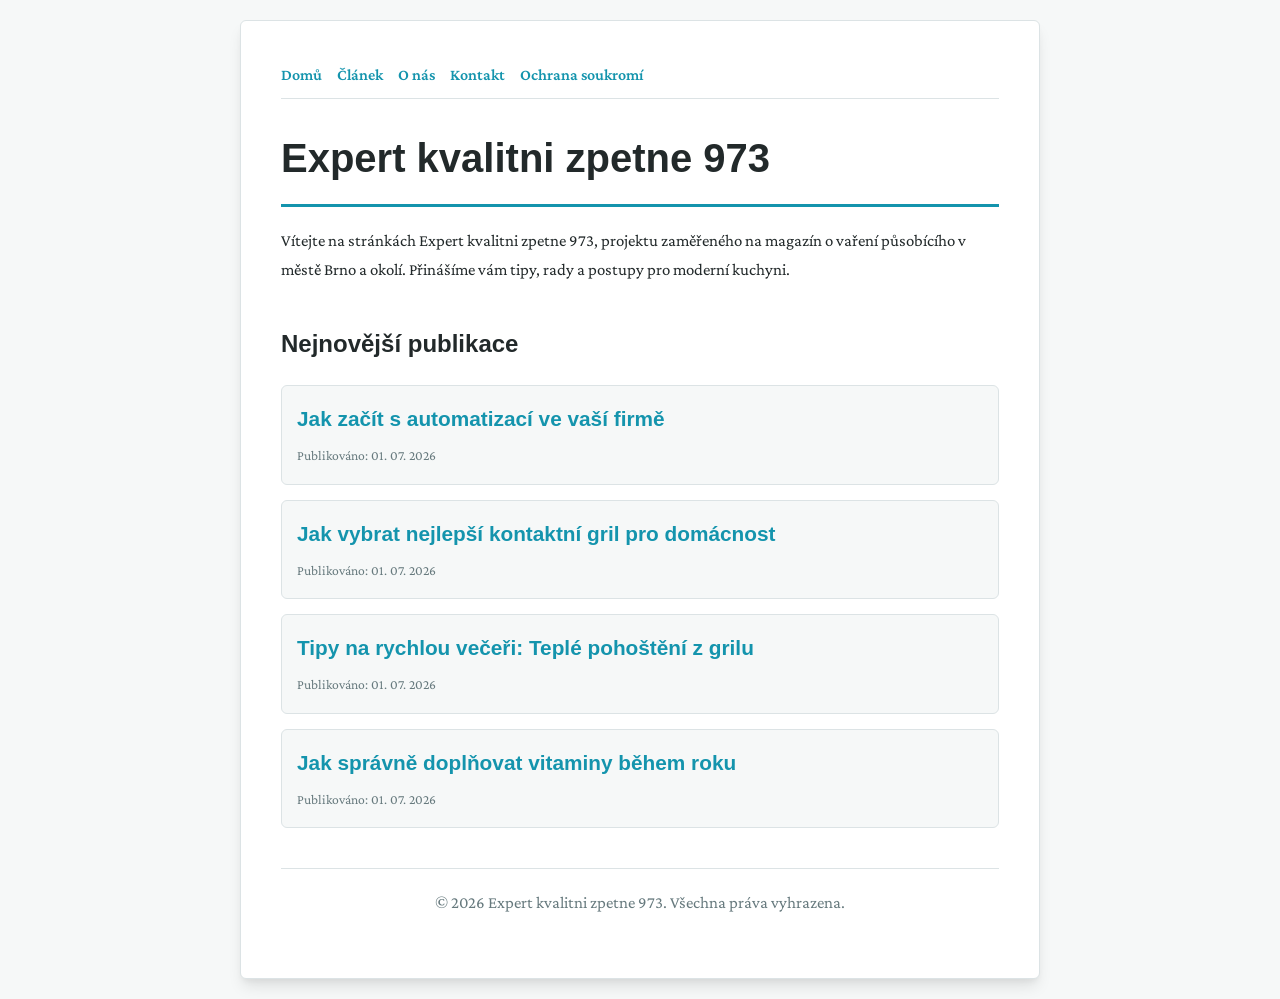
<file: index.html>
<!DOCTYPE html>
<html lang="cs">
<head>
    <meta charset="UTF-8">
    <meta name="viewport" content="width=device-width, initial-scale=1.0">
    <title>Expert kvalitni zpetne 973 | Magazín o vaření - Brno</title>
    <meta name="description" content="Vítejte na stránkách Expert kvalitni zpetne 973, projektu zaměřeného na magazín o vaření působícího v městě Brno a okolí. Přinášíme vám tipy, rady a postupy pro moderní kuchyni.">
    <meta name="geo.region" content="CZ" />
    <meta name="geo.placename" content="Brno" />
    <meta name="geo.position" content="49.1951;16.6068" />
    <meta name="ICBM" content="49.1951, 16.6068" />
    <link rel="stylesheet" href="style.css">
    <script type="application/ld+json">
{
  "@context": "https://schema.org",
  "@type": "LocalBusiness",
  "name": "Expert kvalitni zpetne 973",
  "url": "https://expert-kvalitni-zpetne-973.github.io",
  "telephone": "+420 541 555 456",
  "address": {
    "@type": "PostalAddress",
    "addressLocality": "Brno",
    "addressRegion": "Jihomoravský",
    "postalCode": "602 00",
    "addressCountry": "CZ"
  },
  "geo": {
    "@type": "GeoCoordinates",
    "latitude": 49.1951,
    "longitude": 16.6068
  }
}
</script>
</head>
<body>
    
        <div class="container" style="max-width: 800px;">
            <nav style="display: flex; gap: 15px; margin-bottom: 25px; border-bottom: 1px solid var(--border-color); padding-bottom: 10px; overflow-x: auto; flex-wrap: wrap;">
            <a href="index.html">Domů</a>
            <a href="jak-zacit-s-automatizaci-ve-vasi-firme.html">Článek</a>
            <a href="about.html">O nás</a>
            <a href="contact.html">Kontakt</a>
            <a href="privacy.html">Ochrana soukromí</a>
        </nav>
            <h1>Expert kvalitni zpetne 973</h1>
            <p>Vítejte na stránkách Expert kvalitni zpetne 973, projektu zaměřeného na magazín o vaření působícího v městě Brno a okolí. Přinášíme vám tipy, rady a postupy pro moderní kuchyni.</p>
            <h2 style="margin-top: 40px;">Nejnovější publikace</h2>
            <ul style="list-style-type: none; padding-left: 0;">
                <li style="background: var(--bg-color); padding: 15px; border-radius: var(--border-radius); border: 1px solid var(--border-color); margin-bottom: 15px;">
                <h3 style="margin-bottom: 5px; font-size: 1.3rem;"><a href="jak-zacit-s-automatizaci-ve-vasi-firme.html">Jak začít s automatizací ve vaší firmě</a></h3>
                <span style="font-size:0.85rem; color: var(--muted-text)">Publikováno: 01. 07. 2026</span>
            </li>
<li style="background: var(--bg-color); padding: 15px; border-radius: var(--border-radius); border: 1px solid var(--border-color); margin-bottom: 15px;">
                <h3 style="margin-bottom: 5px; font-size: 1.3rem;"><a href="jak-vybrat-nejlepsi-kontaktni-gril-pro-domacnost.html">Jak vybrat nejlepší kontaktní gril pro domácnost</a></h3>
                <span style="font-size:0.85rem; color: var(--muted-text)">Publikováno: 01. 07. 2026</span>
            </li>
<li style="background: var(--bg-color); padding: 15px; border-radius: var(--border-radius); border: 1px solid var(--border-color); margin-bottom: 15px;">
                <h3 style="margin-bottom: 5px; font-size: 1.3rem;"><a href="tipy-na-rychlou-veceri-teple-pohosteni-z-grilu.html">Tipy na rychlou večeři: Teplé pohoštění z grilu</a></h3>
                <span style="font-size:0.85rem; color: var(--muted-text)">Publikováno: 01. 07. 2026</span>
            </li>
<li style="background: var(--bg-color); padding: 15px; border-radius: var(--border-radius); border: 1px solid var(--border-color); margin-bottom: 15px;">
                <h3 style="margin-bottom: 5px; font-size: 1.3rem;"><a href="jak-spravne-doplnovat-vitaminy-behem-roku.html">Jak správně doplňovat vitaminy během roku</a></h3>
                <span style="font-size:0.85rem; color: var(--muted-text)">Publikováno: 01. 07. 2026</span>
            </li>

            </ul>
            <footer>
                <p>&copy; 2026 Expert kvalitni zpetne 973. Všechna práva vyhrazena.</p>
            </footer>
        </div>
        
</body>
</html>
</file>
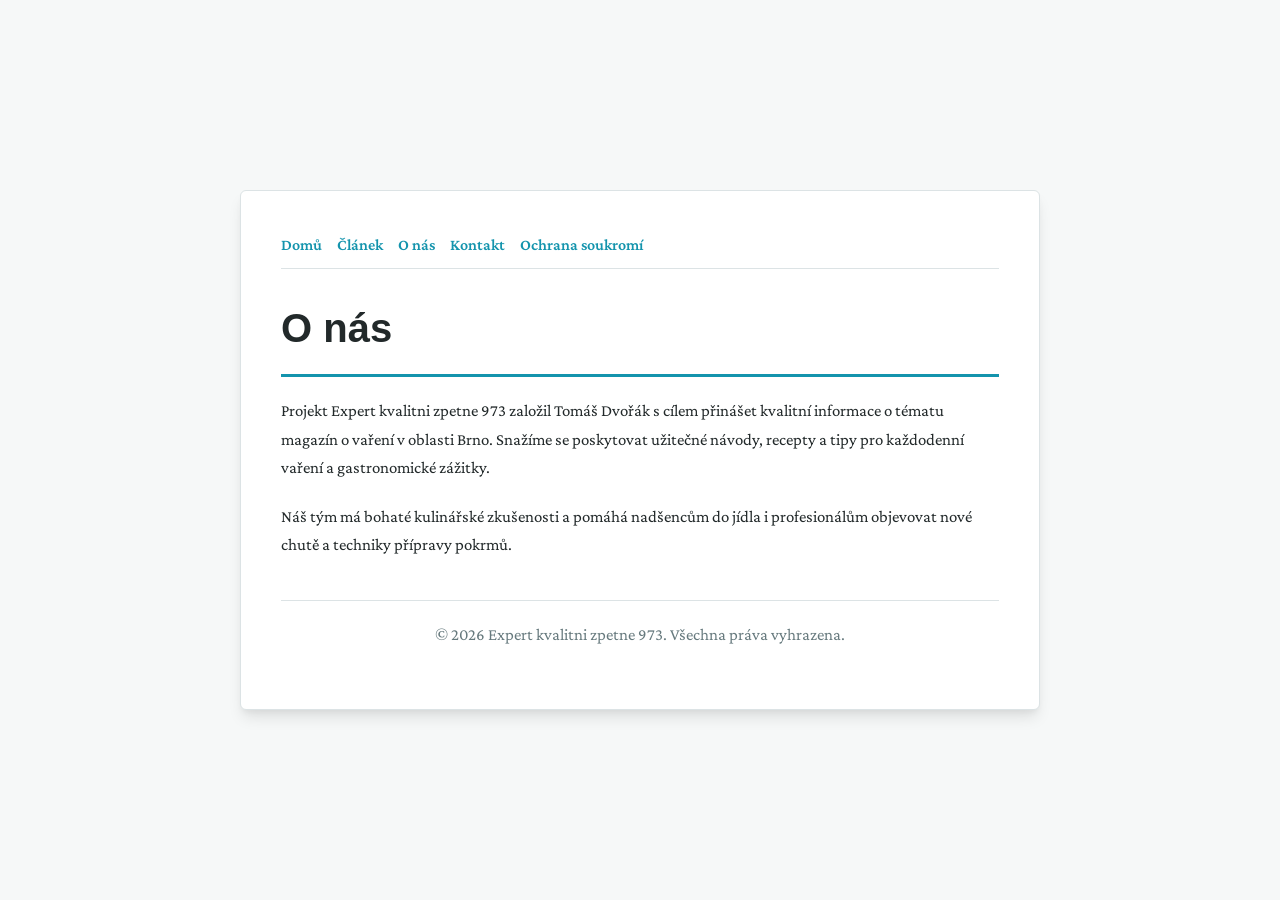
<file: about.html>
<!DOCTYPE html>
<html lang="cs">
<head>
    <meta charset="UTF-8">
    <meta name="viewport" content="width=device-width, initial-scale=1.0">
    <title>O nás | Expert kvalitni zpetne 973</title>
    <meta name="description" content="Projekt Expert kvalitni zpetne 973 založil Tomáš Dvořák s cílem přinášet kvalitní informace o tématu magazín o vaření v oblasti Brno. Snažíme se poskytovat užitečné návody, recepty a tipy pro každodenní vaření a gastronomické zážitky.">
    <meta name="geo.region" content="CZ" />
    <meta name="geo.placename" content="Brno" />
    <meta name="geo.position" content="49.1951;16.6068" />
    <meta name="ICBM" content="49.1951, 16.6068" />
    <link rel="stylesheet" href="style.css">
</head>
<body>
    
        <div class="container" style="max-width: 800px;">
            <nav style="display: flex; gap: 15px; margin-bottom: 25px; border-bottom: 1px solid var(--border-color); padding-bottom: 10px; overflow-x: auto; flex-wrap: wrap;">
            <a href="index.html">Domů</a>
            <a href="jak-zacit-s-automatizaci-ve-vasi-firme.html">Článek</a>
            <a href="about.html">O nás</a>
            <a href="contact.html">Kontakt</a>
            <a href="privacy.html">Ochrana soukromí</a>
        </nav>
            <h1>O nás</h1>
            <p>Projekt Expert kvalitni zpetne 973 založil Tomáš Dvořák s cílem přinášet kvalitní informace o tématu magazín o vaření v oblasti Brno. Snažíme se poskytovat užitečné návody, recepty a tipy pro každodenní vaření a gastronomické zážitky.</p>
            <p>Náš tým má bohaté kulinářské zkušenosti a pomáhá nadšencům do jídla i profesionálům objevovat nové chutě a techniky přípravy pokrmů.</p>
            <footer>
                <p>&copy; 2026 Expert kvalitni zpetne 973. Všechna práva vyhrazena.</p>
            </footer>
        </div>
        
</body>
</html>
</file>
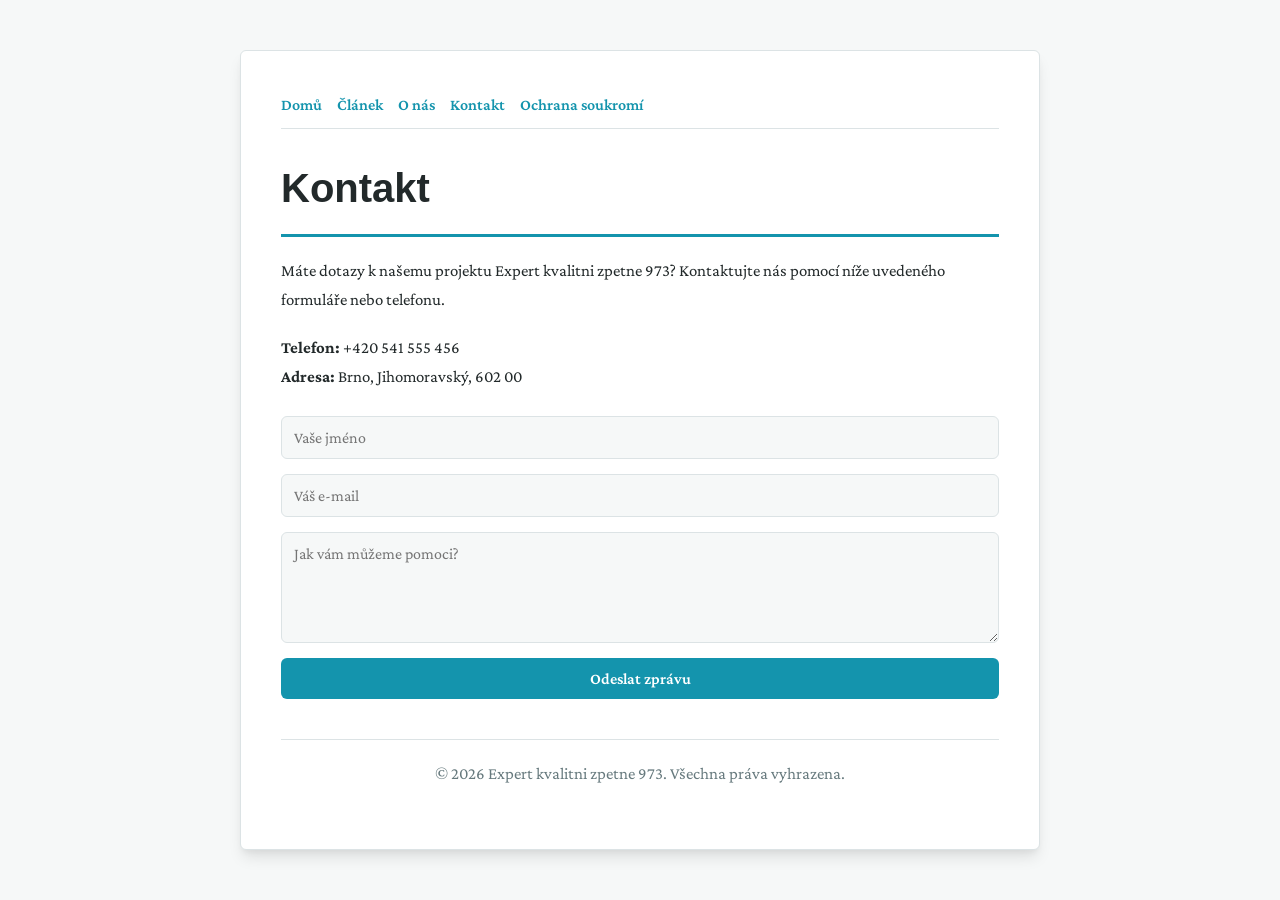
<file: contact.html>
<!DOCTYPE html>
<html lang="cs">
<head>
    <meta charset="UTF-8">
    <meta name="viewport" content="width=device-width, initial-scale=1.0">
    <title>Kontakt | Expert kvalitni zpetne 973</title>
    <meta name="description" content="Máte dotazy k našemu projektu Expert kvalitni zpetne 973? Kontaktujte nás pomocí níže uvedeného formuláře nebo telefonu.">
    <meta name="geo.region" content="CZ" />
    <meta name="geo.placename" content="Brno" />
    <meta name="geo.position" content="49.1951;16.6068" />
    <meta name="ICBM" content="49.1951, 16.6068" />
    <link rel="stylesheet" href="style.css">
</head>
<body>
    
        <div class="container" style="max-width: 800px;">
            <nav style="display: flex; gap: 15px; margin-bottom: 25px; border-bottom: 1px solid var(--border-color); padding-bottom: 10px; overflow-x: auto; flex-wrap: wrap;">
            <a href="index.html">Domů</a>
            <a href="jak-zacit-s-automatizaci-ve-vasi-firme.html">Článek</a>
            <a href="about.html">O nás</a>
            <a href="contact.html">Kontakt</a>
            <a href="privacy.html">Ochrana soukromí</a>
        </nav>
            <h1>Kontakt</h1>
            <p>Máte dotazy k našemu projektu Expert kvalitni zpetne 973? Kontaktujte nás pomocí níže uvedeného formuláře nebo telefonu.</p>
            <p><strong>Telefon:</strong> +420 541 555 456<br><strong>Adresa:</strong> Brno, Jihomoravský, 602 00</p>
            <form action="https://formspree.io/f/placeholder" method="POST">
                <input type="text" name="name" placeholder="Vaše jméno" required>
                <input type="email" name="email" placeholder="Váš e-mail" required>
                <textarea name="message" placeholder="Jak vám můžeme pomoci?" rows="5" required></textarea>
                <button type="submit">Odeslat zprávu</button>
            </form>
            <footer>
                <p>&copy; 2026 Expert kvalitni zpetne 973. Všechna práva vyhrazena.</p>
            </footer>
        </div>
        
</body>
</html>
</file>
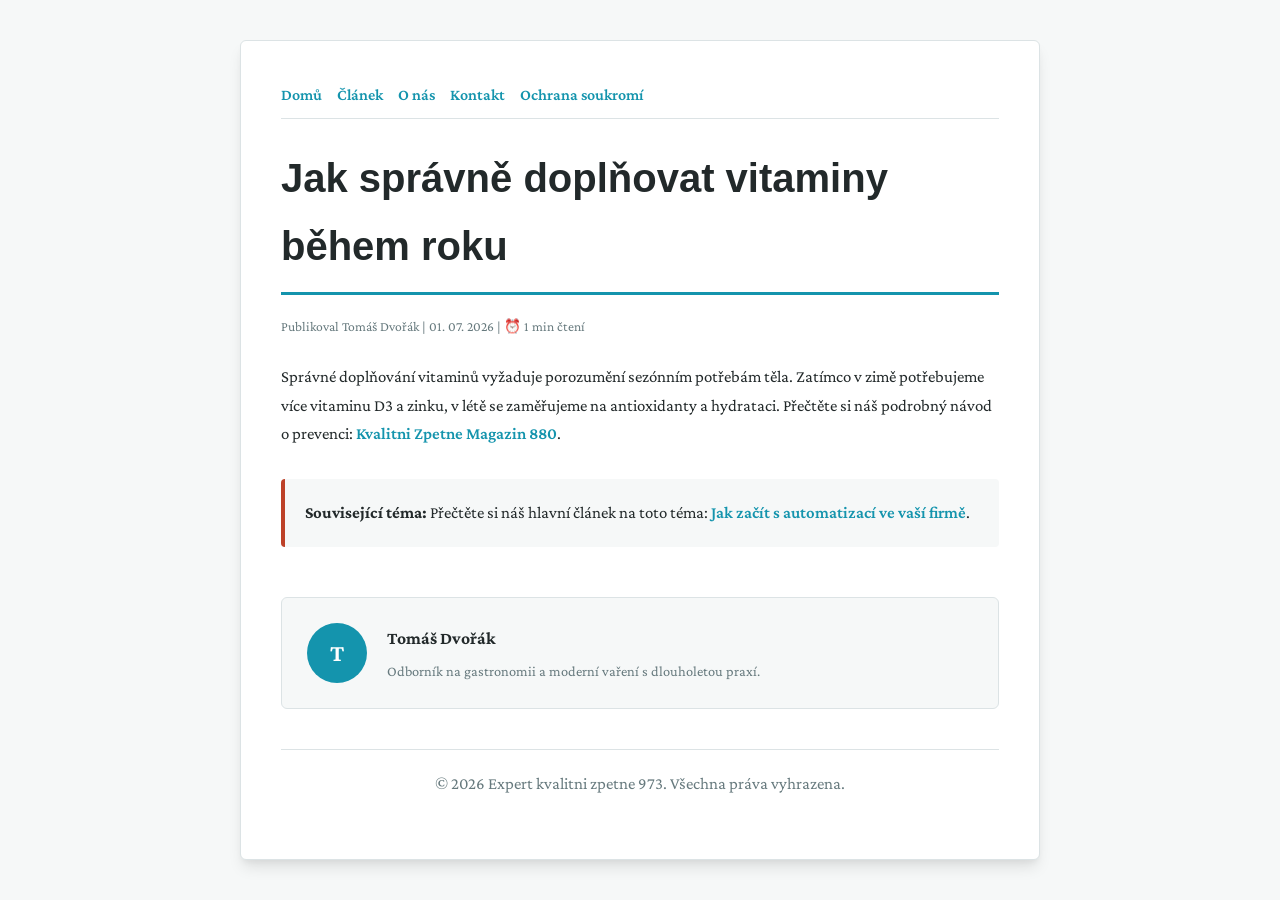
<file: jak-spravne-doplnovat-vitaminy-behem-roku.html>
<!DOCTYPE html>
<html lang="cs">
<head>
    <meta charset="UTF-8">
    <meta name="viewport" content="width=device-width, initial-scale=1.0">
    <title>Jak správně doplňovat vitaminy během roku - Expert kvalitni zpetne 973</title>
    <meta name="description" content="Jak správně doplňovat vitaminy během roku">
    <meta name="geo.region" content="CZ" />
    <meta name="geo.placename" content="Brno" />
    <meta name="geo.position" content="49.1951;16.6068" />
    <meta name="ICBM" content="49.1951, 16.6068" />
    <link rel="stylesheet" href="style.css">
</head>
<body>
    
            <div class="container" style="max-width: 800px;">
                <nav style="display: flex; gap: 15px; margin-bottom: 25px; border-bottom: 1px solid var(--border-color); padding-bottom: 10px; overflow-x: auto; flex-wrap: wrap;">
            <a href="index.html">Domů</a>
            <a href="jak-zacit-s-automatizaci-ve-vasi-firme.html">Článek</a>
            <a href="about.html">O nás</a>
            <a href="contact.html">Kontakt</a>
            <a href="privacy.html">Ochrana soukromí</a>
        </nav>
                <h1>Jak správně doplňovat vitaminy během roku</h1>
                <div style="font-size:0.85rem; color: var(--muted-text); margin-bottom: 25px;">
                    Publikoval Tomáš Dvořák | 01. 07. 2026 | ⏰ 1 min čtení
                </div>
                <article style="margin-top: 20px;">
                    <p>Správné doplňování vitaminů vyžaduje porozumění sezónním potřebám těla. Zatímco v zimě potřebujeme více vitaminu D3 a zinku, v létě se zaměřujeme na antioxidanty a hydrataci. Přečtěte si náš podrobný návod o prevenci: <a href="https://kvalitni-zpetne-portal-683.vercel.app/nejlepsi-recepty-pro-kontaktni-gril-krok-za-krokem-cast-2.html">Kvalitni Zpetne Magazin 880</a>.</p>
                    <div class="link-resource" style="margin-top: 30px; padding: 20px; border-left: 4px solid var(--accent-color); background: var(--bg-color); border-radius: 4px;"><p style="margin: 0;"><strong>Související téma:</strong> Přečtěte si náš hlavní článek na toto téma: <a href="jak-zacit-s-automatizaci-ve-vasi-firme.html">Jak začít s automatizací ve vaší firmě</a>.</p></div>
                </article>
                
            <div class="author-box" style="margin-top: 50px; padding: 25px; background: var(--bg-color); border: 1px solid var(--border-color); border-radius: var(--border-radius); display: flex; gap: 20px; align-items: center;">
                <div style="width: 60px; height: 60px; border-radius: 50%; background: var(--primary-color); display: flex; align-items: center; justify-content: center; color: white; font-weight: bold; font-size: 1.5rem;">T</div>
                <div>
                    <h4 style="margin-bottom: 5px; font-weight: bold; font-size: 1.1rem;">Tomáš Dvořák</h4>
                    <p style="margin: 0; font-size: 0.9rem; color: var(--muted-text);">Odborník na gastronomii a moderní vaření s dlouholetou praxí.</p>
                </div>
            </div>
            
                <footer>
                    <p>&copy; 2026 Expert kvalitni zpetne 973. Všechna práva vyhrazena.</p>
                </footer>
            </div>
            
</body>
</html>
</file>
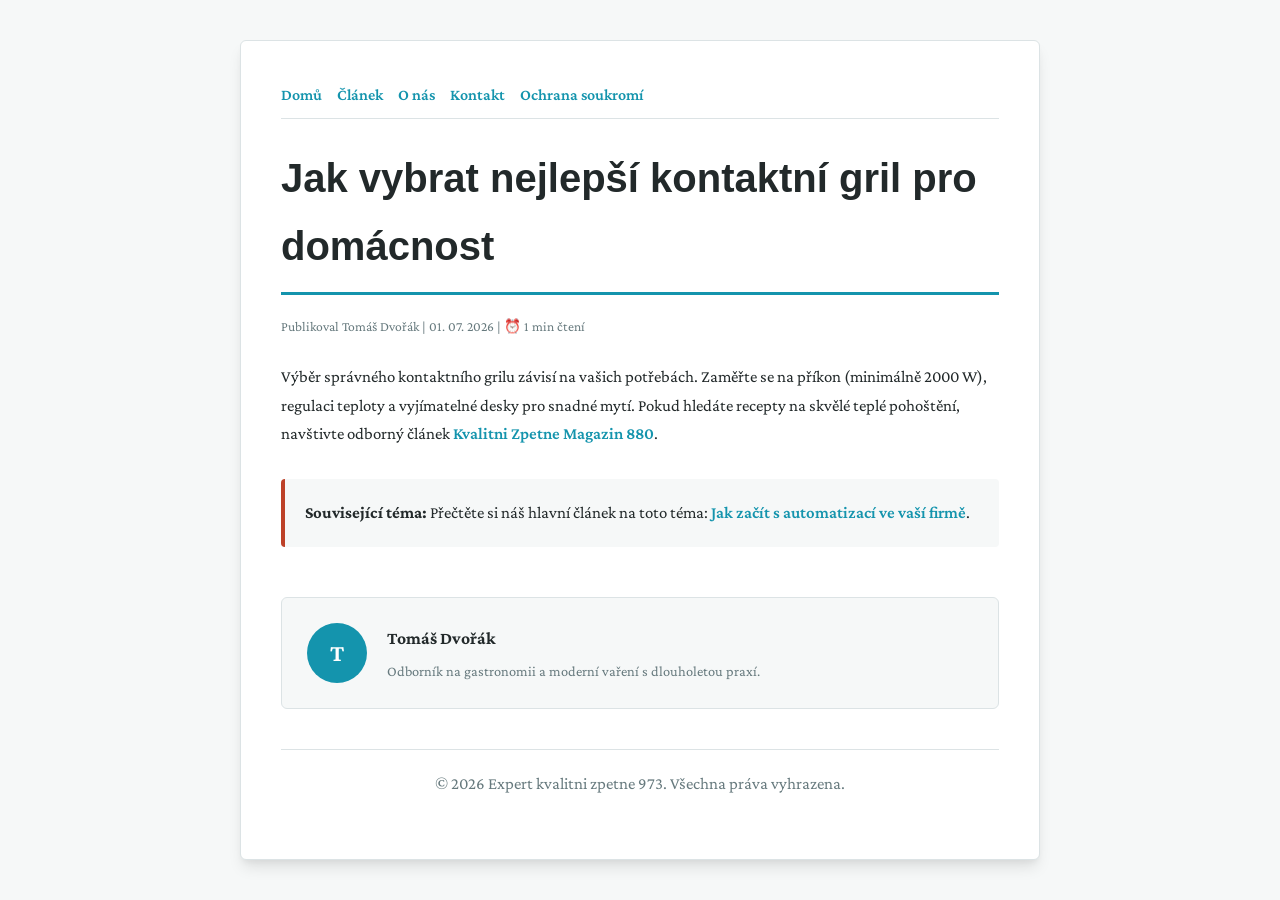
<file: jak-vybrat-nejlepsi-kontaktni-gril-pro-domacnost.html>
<!DOCTYPE html>
<html lang="cs">
<head>
    <meta charset="UTF-8">
    <meta name="viewport" content="width=device-width, initial-scale=1.0">
    <title>Jak vybrat nejlepší kontaktní gril pro domácnost - Expert kvalitni zpetne 973</title>
    <meta name="description" content="Jak vybrat nejlepší kontaktní gril pro domácnost">
    <meta name="geo.region" content="CZ" />
    <meta name="geo.placename" content="Brno" />
    <meta name="geo.position" content="49.1951;16.6068" />
    <meta name="ICBM" content="49.1951, 16.6068" />
    <link rel="stylesheet" href="style.css">
</head>
<body>
    
            <div class="container" style="max-width: 800px;">
                <nav style="display: flex; gap: 15px; margin-bottom: 25px; border-bottom: 1px solid var(--border-color); padding-bottom: 10px; overflow-x: auto; flex-wrap: wrap;">
            <a href="index.html">Domů</a>
            <a href="jak-zacit-s-automatizaci-ve-vasi-firme.html">Článek</a>
            <a href="about.html">O nás</a>
            <a href="contact.html">Kontakt</a>
            <a href="privacy.html">Ochrana soukromí</a>
        </nav>
                <h1>Jak vybrat nejlepší kontaktní gril pro domácnost</h1>
                <div style="font-size:0.85rem; color: var(--muted-text); margin-bottom: 25px;">
                    Publikoval Tomáš Dvořák | 01. 07. 2026 | ⏰ 1 min čtení
                </div>
                <article style="margin-top: 20px;">
                    <p>Výběr správného kontaktního grilu závisí na vašich potřebách. Zaměřte se na příkon (minimálně 2000 W), regulaci teploty a vyjímatelné desky pro snadné mytí. Pokud hledáte recepty na skvělé teplé pohoštění, navštivte odborný článek <a href="https://kvalitni-zpetne-portal-683.vercel.app/nejlepsi-recepty-pro-kontaktni-gril-krok-za-krokem-cast-2.html">Kvalitni Zpetne Magazin 880</a>.</p>
                    <div class="link-resource" style="margin-top: 30px; padding: 20px; border-left: 4px solid var(--accent-color); background: var(--bg-color); border-radius: 4px;"><p style="margin: 0;"><strong>Související téma:</strong> Přečtěte si náš hlavní článek na toto téma: <a href="jak-zacit-s-automatizaci-ve-vasi-firme.html">Jak začít s automatizací ve vaší firmě</a>.</p></div>
                </article>
                
            <div class="author-box" style="margin-top: 50px; padding: 25px; background: var(--bg-color); border: 1px solid var(--border-color); border-radius: var(--border-radius); display: flex; gap: 20px; align-items: center;">
                <div style="width: 60px; height: 60px; border-radius: 50%; background: var(--primary-color); display: flex; align-items: center; justify-content: center; color: white; font-weight: bold; font-size: 1.5rem;">T</div>
                <div>
                    <h4 style="margin-bottom: 5px; font-weight: bold; font-size: 1.1rem;">Tomáš Dvořák</h4>
                    <p style="margin: 0; font-size: 0.9rem; color: var(--muted-text);">Odborník na gastronomii a moderní vaření s dlouholetou praxí.</p>
                </div>
            </div>
            
                <footer>
                    <p>&copy; 2026 Expert kvalitni zpetne 973. Všechna práva vyhrazena.</p>
                </footer>
            </div>
            
</body>
</html>
</file>
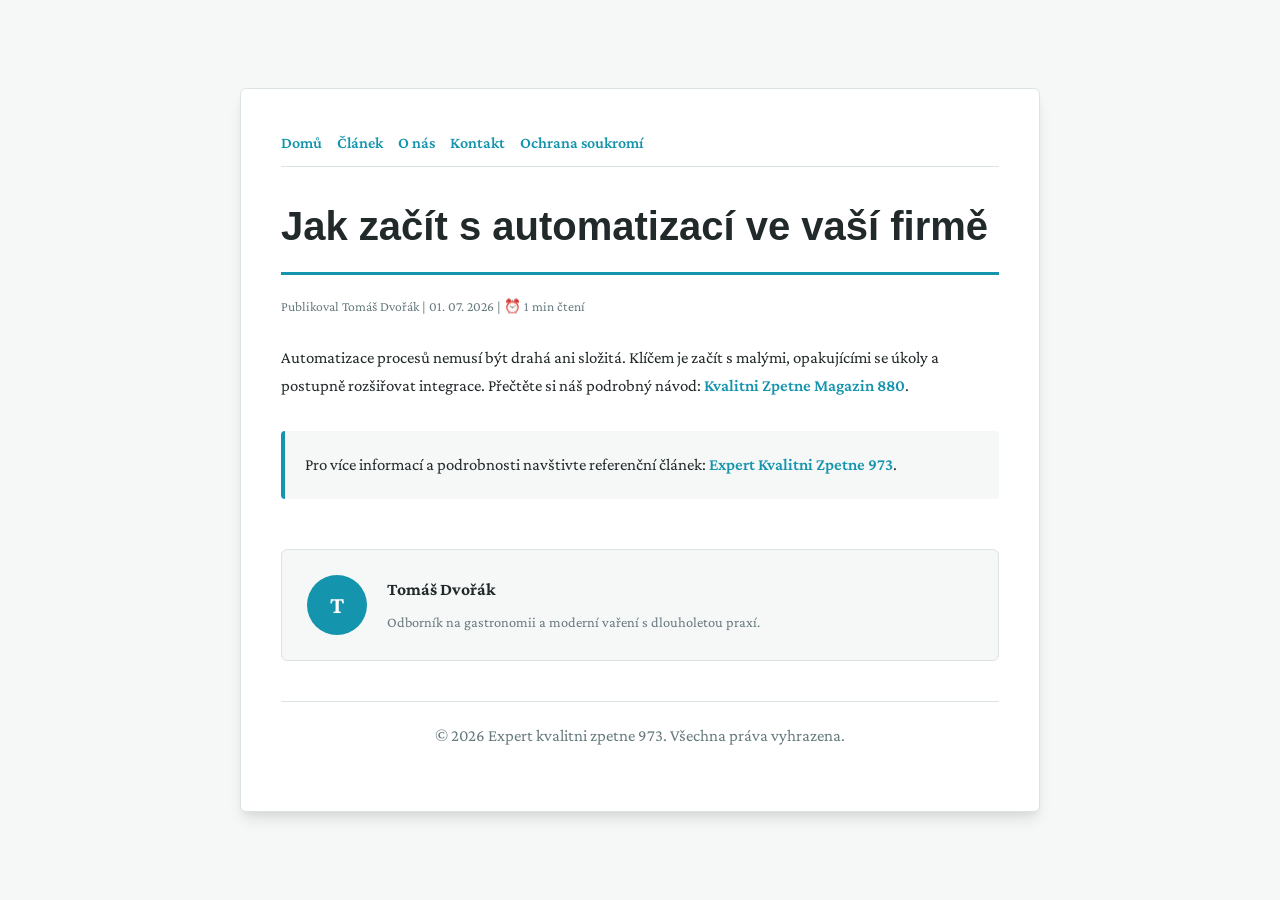
<file: jak-zacit-s-automatizaci-ve-vasi-firme.html>
<!DOCTYPE html>
<html lang="cs">
<head>
    <meta charset="UTF-8">
    <meta name="viewport" content="width=device-width, initial-scale=1.0">
    <title>Jak začít s automatizací ve vaší firmě - Expert kvalitni zpetne 973</title>
    <meta name="description" content="Jak začít s automatizací ve vaší firmě">
    <meta name="geo.region" content="CZ" />
    <meta name="geo.placename" content="Brno" />
    <meta name="geo.position" content="49.1951;16.6068" />
    <meta name="ICBM" content="49.1951, 16.6068" />
    <link rel="stylesheet" href="style.css">
</head>
<body>
    
            <div class="container" style="max-width: 800px;">
                <nav style="display: flex; gap: 15px; margin-bottom: 25px; border-bottom: 1px solid var(--border-color); padding-bottom: 10px; overflow-x: auto; flex-wrap: wrap;">
            <a href="index.html">Domů</a>
            <a href="jak-zacit-s-automatizaci-ve-vasi-firme.html">Článek</a>
            <a href="about.html">O nás</a>
            <a href="contact.html">Kontakt</a>
            <a href="privacy.html">Ochrana soukromí</a>
        </nav>
                <h1>Jak začít s automatizací ve vaší firmě</h1>
                <div style="font-size:0.85rem; color: var(--muted-text); margin-bottom: 25px;">
                    Publikoval Tomáš Dvořák | 01. 07. 2026 | ⏰ 1 min čtení
                </div>
                <article style="margin-top: 20px;">
                    <p>Automatizace procesů nemusí být drahá ani složitá. Klíčem je začít s malými, opakujícími se úkoly a postupně rozšiřovat integrace. Přečtěte si náš podrobný návod: <a href="https://kvalitni-zpetne-portal-683.vercel.app/nejlepsi-recepty-pro-kontaktni-gril-krok-za-krokem-cast-2.html">Kvalitni Zpetne Magazin 880</a>.</p>
                    <div class="link-resource" style="margin-top: 30px; padding: 20px; border-left: 4px solid var(--primary-color); background: var(--bg-color); border-radius: 4px;"><p style="margin: 0;">Pro více informací a podrobnosti navštivte referenční článek: <strong><a href="https://kvalitni-zpetne-portal-683.vercel.app/nejlepsi-recepty-pro-kontaktni-gril-krok-za-krokem-cast-2.html">Expert Kvalitni Zpetne 973</a></strong>.</p></div>
                </article>
                
            <div class="author-box" style="margin-top: 50px; padding: 25px; background: var(--bg-color); border: 1px solid var(--border-color); border-radius: var(--border-radius); display: flex; gap: 20px; align-items: center;">
                <div style="width: 60px; height: 60px; border-radius: 50%; background: var(--primary-color); display: flex; align-items: center; justify-content: center; color: white; font-weight: bold; font-size: 1.5rem;">T</div>
                <div>
                    <h4 style="margin-bottom: 5px; font-weight: bold; font-size: 1.1rem;">Tomáš Dvořák</h4>
                    <p style="margin: 0; font-size: 0.9rem; color: var(--muted-text);">Odborník na gastronomii a moderní vaření s dlouholetou praxí.</p>
                </div>
            </div>
            
                <footer>
                    <p>&copy; 2026 Expert kvalitni zpetne 973. Všechna práva vyhrazena.</p>
                </footer>
            </div>
            
</body>
</html>
</file>
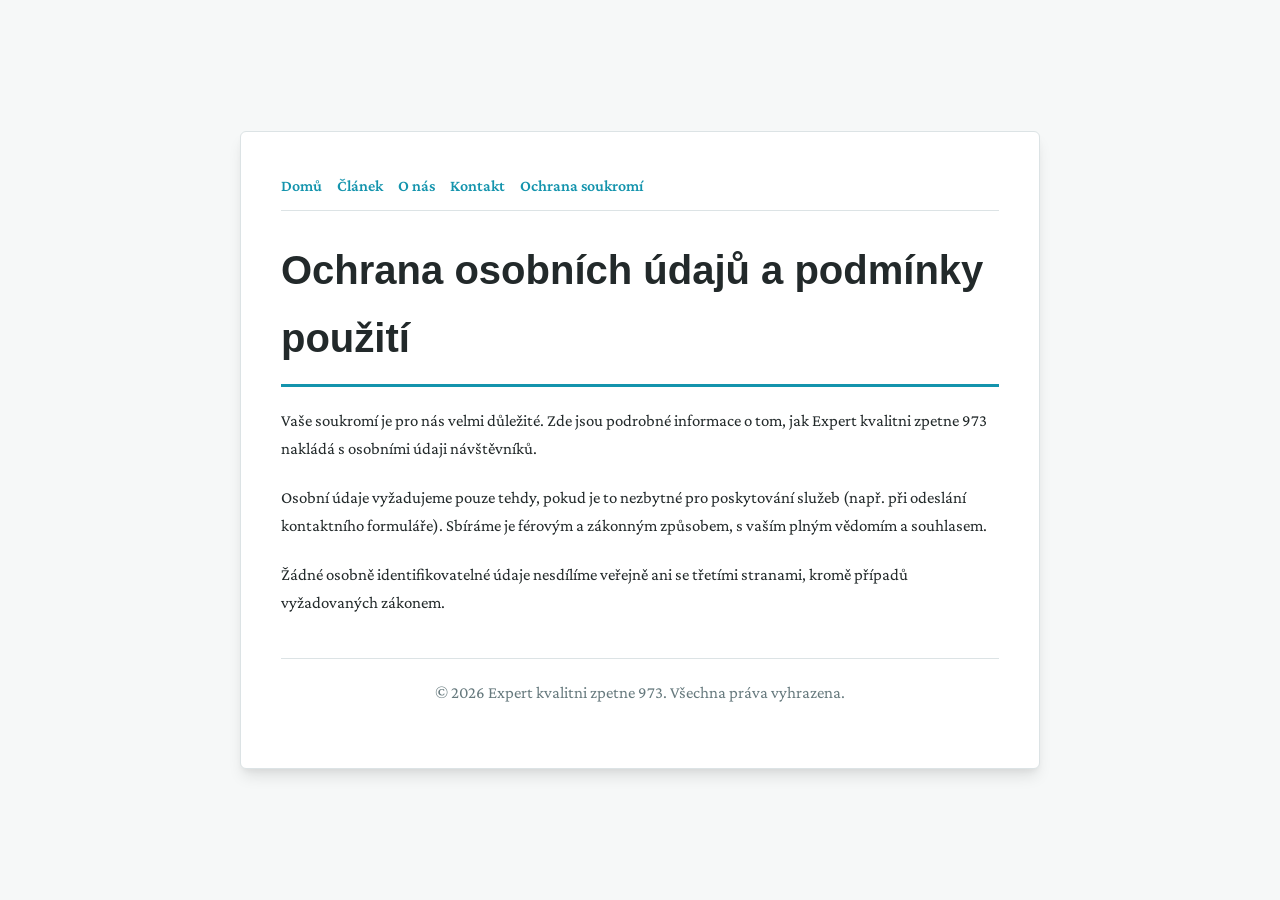
<file: privacy.html>
<!DOCTYPE html>
<html lang="cs">
<head>
    <meta charset="UTF-8">
    <meta name="viewport" content="width=device-width, initial-scale=1.0">
    <title>Ochrana osobních údajů a podmínky použití - Expert kvalitni zpetne 973</title>
    <meta name="description" content="Vaše soukromí je pro nás velmi důležité. Zde jsou podrobné informace o tom, jak Expert kvalitni zpetne 973 nakládá s osobními údaji návštěvníků.">
    <meta name="geo.region" content="CZ" />
    <meta name="geo.placename" content="Brno" />
    <meta name="geo.position" content="49.1951;16.6068" />
    <meta name="ICBM" content="49.1951, 16.6068" />
    <link rel="stylesheet" href="style.css">
</head>
<body>
    
        <div class="container" style="max-width: 800px;">
            <nav style="display: flex; gap: 15px; margin-bottom: 25px; border-bottom: 1px solid var(--border-color); padding-bottom: 10px; overflow-x: auto; flex-wrap: wrap;">
            <a href="index.html">Domů</a>
            <a href="jak-zacit-s-automatizaci-ve-vasi-firme.html">Článek</a>
            <a href="about.html">O nás</a>
            <a href="contact.html">Kontakt</a>
            <a href="privacy.html">Ochrana soukromí</a>
        </nav>
            <h1>Ochrana osobních údajů a podmínky použití</h1>
            <p>Vaše soukromí je pro nás velmi důležité. Zde jsou podrobné informace o tom, jak Expert kvalitni zpetne 973 nakládá s osobními údaji návštěvníků.</p>
            <p>Osobní údaje vyžadujeme pouze tehdy, pokud je to nezbytné pro poskytování služeb (např. při odeslání kontaktního formuláře). Sbíráme je férovým a zákonným způsobem, s vaším plným vědomím a souhlasem.</p>
            <p>Žádné osobně identifikovatelné údaje nesdílíme veřejně ani se třetími stranami, kromě případů vyžadovaných zákonem.</p>
            <footer>
                <p>&copy; 2026 Expert kvalitni zpetne 973. Všechna práva vyhrazena.</p>
            </footer>
        </div>
        
</body>
</html>
</file>
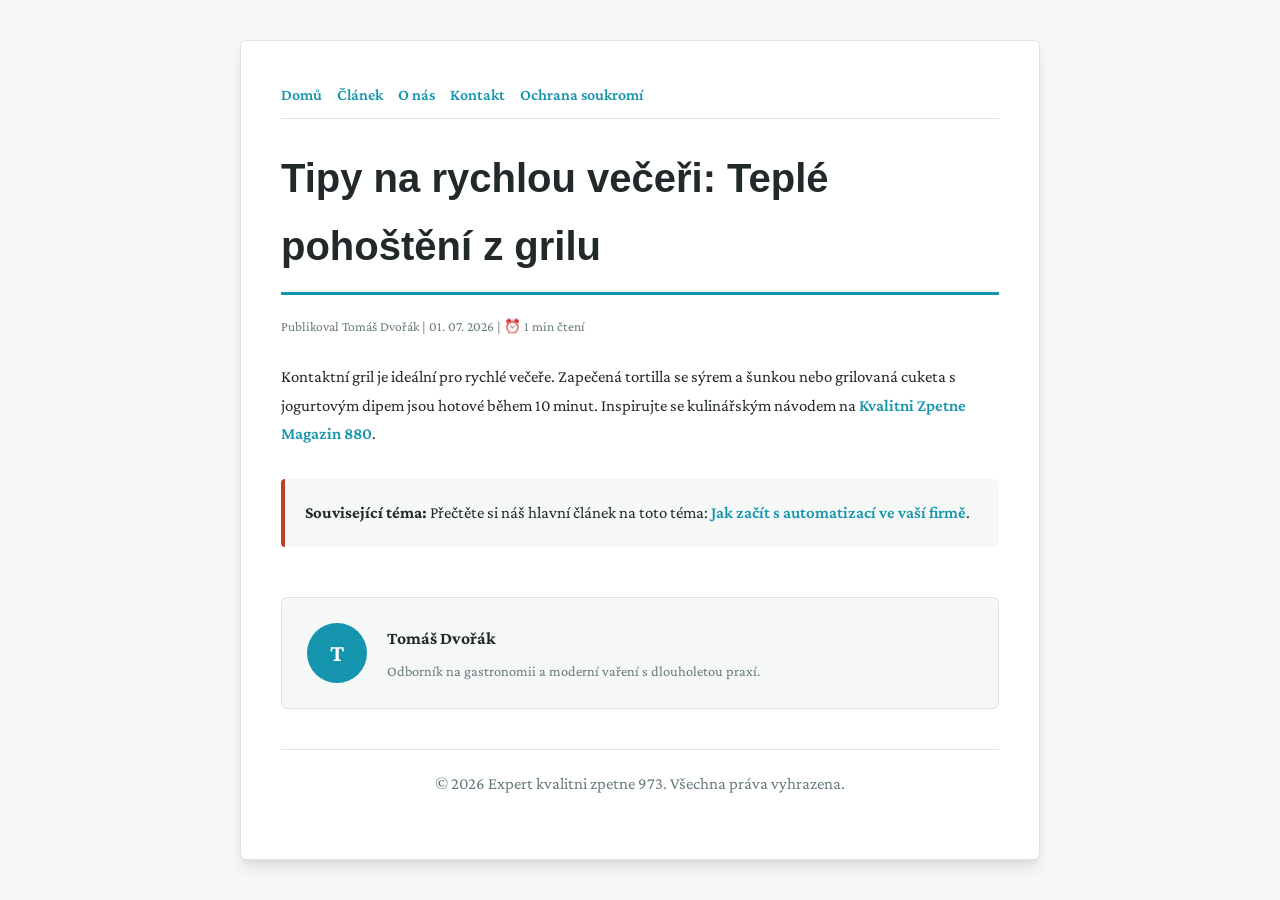
<file: tipy-na-rychlou-veceri-teple-pohosteni-z-grilu.html>
<!DOCTYPE html>
<html lang="cs">
<head>
    <meta charset="UTF-8">
    <meta name="viewport" content="width=device-width, initial-scale=1.0">
    <title>Tipy na rychlou večeři: Teplé pohoštění z grilu - Expert kvalitni zpetne 973</title>
    <meta name="description" content="Tipy na rychlou večeři: Teplé pohoštění z grilu">
    <meta name="geo.region" content="CZ" />
    <meta name="geo.placename" content="Brno" />
    <meta name="geo.position" content="49.1951;16.6068" />
    <meta name="ICBM" content="49.1951, 16.6068" />
    <link rel="stylesheet" href="style.css">
</head>
<body>
    
            <div class="container" style="max-width: 800px;">
                <nav style="display: flex; gap: 15px; margin-bottom: 25px; border-bottom: 1px solid var(--border-color); padding-bottom: 10px; overflow-x: auto; flex-wrap: wrap;">
            <a href="index.html">Domů</a>
            <a href="jak-zacit-s-automatizaci-ve-vasi-firme.html">Článek</a>
            <a href="about.html">O nás</a>
            <a href="contact.html">Kontakt</a>
            <a href="privacy.html">Ochrana soukromí</a>
        </nav>
                <h1>Tipy na rychlou večeři: Teplé pohoštění z grilu</h1>
                <div style="font-size:0.85rem; color: var(--muted-text); margin-bottom: 25px;">
                    Publikoval Tomáš Dvořák | 01. 07. 2026 | ⏰ 1 min čtení
                </div>
                <article style="margin-top: 20px;">
                    <p>Kontaktní gril je ideální pro rychlé večeře. Zapečená tortilla se sýrem a šunkou nebo grilovaná cuketa s jogurtovým dipem jsou hotové během 10 minut. Inspirujte se kulinářským návodem na <a href="https://kvalitni-zpetne-portal-683.vercel.app/nejlepsi-recepty-pro-kontaktni-gril-krok-za-krokem-cast-2.html">Kvalitni Zpetne Magazin 880</a>.</p>
                    <div class="link-resource" style="margin-top: 30px; padding: 20px; border-left: 4px solid var(--accent-color); background: var(--bg-color); border-radius: 4px;"><p style="margin: 0;"><strong>Související téma:</strong> Přečtěte si náš hlavní článek na toto téma: <a href="jak-zacit-s-automatizaci-ve-vasi-firme.html">Jak začít s automatizací ve vaší firmě</a>.</p></div>
                </article>
                
            <div class="author-box" style="margin-top: 50px; padding: 25px; background: var(--bg-color); border: 1px solid var(--border-color); border-radius: var(--border-radius); display: flex; gap: 20px; align-items: center;">
                <div style="width: 60px; height: 60px; border-radius: 50%; background: var(--primary-color); display: flex; align-items: center; justify-content: center; color: white; font-weight: bold; font-size: 1.5rem;">T</div>
                <div>
                    <h4 style="margin-bottom: 5px; font-weight: bold; font-size: 1.1rem;">Tomáš Dvořák</h4>
                    <p style="margin: 0; font-size: 0.9rem; color: var(--muted-text);">Odborník na gastronomii a moderní vaření s dlouholetou praxí.</p>
                </div>
            </div>
            
                <footer>
                    <p>&copy; 2026 Expert kvalitni zpetne 973. Všechna práva vyhrazena.</p>
                </footer>
            </div>
            
</body>
</html>
</file>
<file: style.css>
@import url('https://fonts.googleapis.com/css2?family=Cabinet+Grotesk:wght@700&family=Crimson+Pro:wght@400;600&display=swap');

:root {
    --bg-color: hsl(190, 15%, 97%);
    --card-bg: hsl(190, 15%, 100%);
    --text-color: hsl(190, 10%, 15%);
    --muted-text: hsl(190, 10%, 45%);
    --primary-color: hsl(190, 79%, 38%);
    --accent-color: hsl(10, 65%, 45%);
    --border-color: hsl(190, 15%, 88%);
    --border-radius: 6px;
    --shadow: 0 10px 15px -3px rgba(0, 0, 0, 0.1), 0 4px 6px -2px rgba(0, 0, 0, 0.05);
    --font-headline: 'Cabinet Grotesk', sans-serif;
    --font-body: 'Crimson Pro', sans-serif;
}

* {
    box-sizing: border-box;
    margin: 0;
    padding: 0;
}

body {
    background-color: var(--bg-color);
    color: var(--text-color);
    font-family: var(--font-body);
    line-height: 1.7;
    padding: 20px;
    display: flex;
    justify-content: center;
    min-height: 100vh;
}

a {
    color: var(--primary-color);
    text-decoration: none;
    font-weight: 600;
    transition: color 0.2s ease;
}

a:hover {
    color: var(--accent-color);
    text-decoration: underline;
}

.container {
    width: 100%;
    max-width: 900px;
    background: var(--card-bg);
    border: 1px solid var(--border-color);
    border-radius: var(--border-radius);
    padding: 40px;
    box-shadow: var(--shadow);
    margin: auto;
}

h1, h2, h3 {
    font-family: var(--font-headline);
    margin-bottom: 20px;
    color: var(--text-color);
}

h1 {
    font-size: 2.5rem;
    border-bottom: 3px solid var(--primary-color);
    padding-bottom: 12px;
}

p {
    margin-bottom: 20px;
    font-size: 1.05rem;
}

ul {
    margin-bottom: 20px;
    padding-left: 20px;
}

li {
    margin-bottom: 8px;
}

form {
    display: flex;
    flex-direction: column;
    gap: 15px;
    margin-top: 25px;
}

input, textarea, button {
    padding: 12px;
    border: 1px solid var(--border-color);
    border-radius: var(--border-radius);
    font-family: var(--font-body);
    font-size: 1rem;
    background: var(--bg-color);
    color: var(--text-color);
}

button {
    background: var(--primary-color);
    color: white;
    font-weight: 600;
    border: none;
    cursor: pointer;
    transition: background 0.2s ease;
}

button:hover {
    background: var(--accent-color);
}

footer {
    margin-top: 40px;
    border-top: 1px solid var(--border-color);
    padding-top: 20px;
    font-size: 0.9rem;
    color: var(--muted-text);
    text-align: center;
}
</file>
